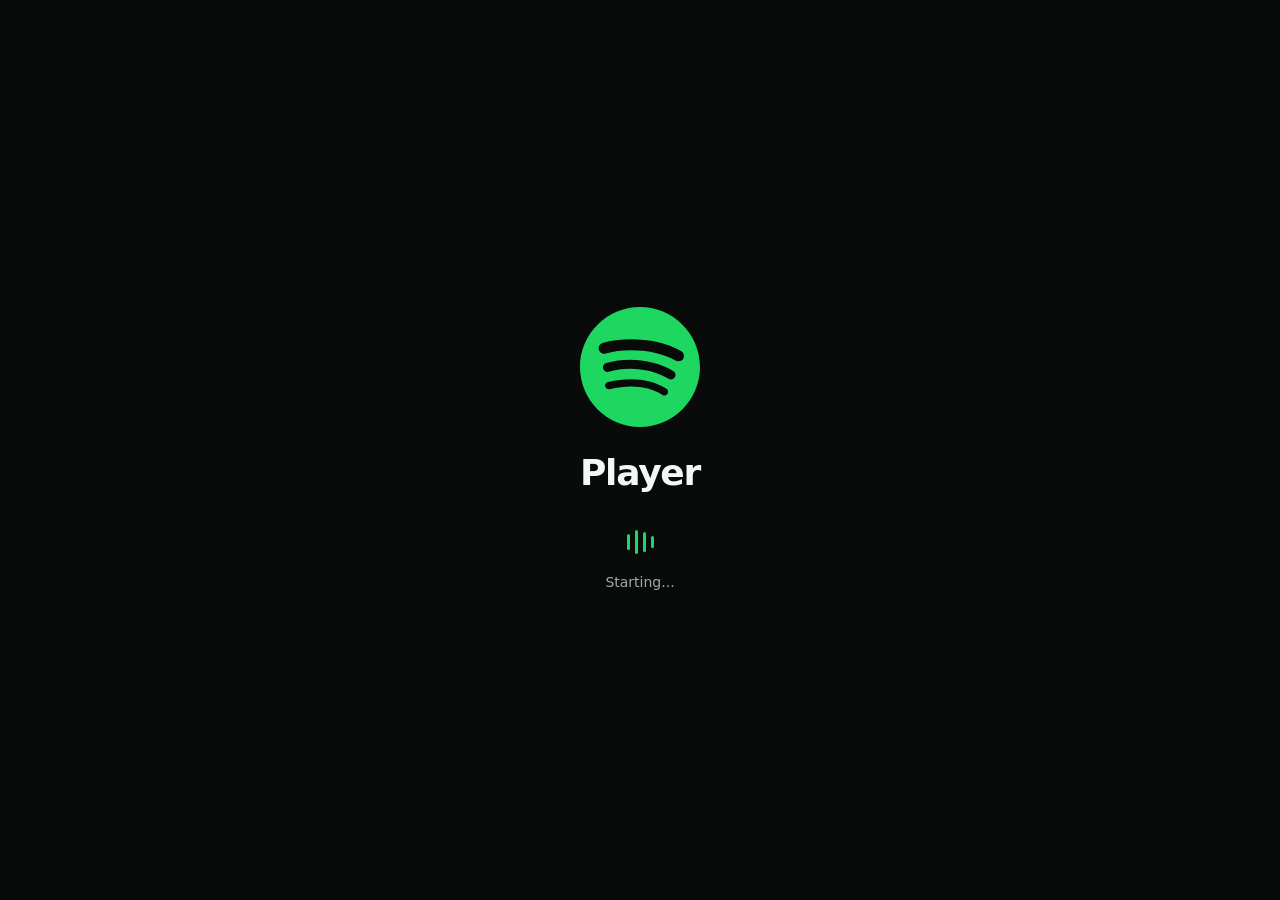
<file: static/loader.html>
<!DOCTYPE html>
<html lang="en">
<head>
    <meta charset="UTF-8">
    <meta name="viewport" content="width=device-width, initial-scale=1.0">
    <title>Loading - Spotify Kiosk Player</title>
    <style>
* { margin:0; padding:0; box-sizing:border-box; }
:root { color-scheme:dark; }
body { font-family:system-ui,-apple-system,'Segoe UI',sans-serif; background:#090b0a; color:#f5f7f5; min-height:100vh; min-height:100svh; display:grid; place-items:center; padding:24px; }
.container { width:min(100%,400px); text-align:center; }
.logo { display:block; width:clamp(80px,18vmin,120px); height:auto; color:#1ed760; margin:0 auto 24px; }
.title { font-size:clamp(28px,5vmin,36px); font-weight:650; letter-spacing:-.035em; line-height:1.2; }
.status { color:#a2aaa5; font-size:14px; line-height:1.5; margin-top:18px; }
.equalizer { display:flex; align-items:center; justify-content:center; gap:5px; height:24px; margin:36px auto 0; }
.equalizer span { width:3px; height:16px; border-radius:3px; background:#1ed760; animation:equalize 1.2s ease-in-out infinite; }
.equalizer span:nth-child(2) { animation-delay:-.8s; height:24px; }
.equalizer span:nth-child(3) { animation-delay:-.4s; height:20px; }
.equalizer span:nth-child(4) { animation-delay:-.6s; height:12px; }
@keyframes equalize { 0%,100% { transform:scaleY(.35); opacity:.45; } 50% { transform:scaleY(1); opacity:1; } }
/* Preserve the polling target without implying a completion percentage. */
.progress-bar { display:none; }
.sr-only { position:absolute; width:1px; height:1px; padding:0; margin:-1px; overflow:hidden; clip-path:inset(50%); white-space:nowrap; }
.error-state { display:none; }
.error-icon { width:40px; height:40px; display:grid; place-items:center; margin:0 auto 20px; border:1px solid #526056; border-radius:50%; color:#a2aaa5; font-size:22px; }
.error-state .title { font-size:clamp(24px,4vmin,30px); }
.error-message { color:#a2aaa5; font-size:14px; line-height:1.6; margin:16px 0 24px; }
.retry-btn { background:#1ed760; color:#090b0a; border:0; border-radius:999px; min-height:48px; padding:12px 32px; font:650 15px system-ui,sans-serif; cursor:pointer; }
.retry-btn:hover { background:#3be477; }
.retry-btn:focus-visible { outline:2px solid #f5f7f5; outline-offset:5px; }
.retry-btn:active { background:#1bbd54; }
@media (max-height:380px) { body { padding:20px; } .logo { width:72px; margin-bottom:16px; } .equalizer { margin-top:24px; } .status { margin-top:12px; } }
@media (prefers-reduced-motion:reduce) { *,*::before,*::after { animation:none !important; transition:none !important; } }
    </style>
</head>
<body>
    <main class="container" id="loading-state" aria-label="Spotify Kiosk Player">
        <svg class="logo" viewBox="0 0 24 24" fill="currentColor" role="img" aria-label="Spotify">
            <path d="M12 0C5.4 0 0 5.4 0 12s5.4 12 12 12 12-5.4 12-12S18.66 0 12 0zm5.521 17.34c-.24.359-.66.48-1.021.24-2.82-1.74-6.36-2.101-10.561-1.141-.418.122-.779-.179-.899-.539-.12-.421.18-.78.54-.9 4.56-1.021 8.52-.6 11.64 1.32.42.18.479.659.301 1.02zm1.44-3.3c-.301.42-.841.6-1.262.3-3.239-1.98-8.159-2.58-11.939-1.38-.479.12-1.02-.12-1.14-.6-.12-.48.12-1.021.6-1.141C9.6 9.9 15 10.561 18.72 12.84c.361.181.54.78.241 1.2zm.12-3.36C15.24 8.4 8.82 8.16 5.16 9.301c-.6.179-1.2-.181-1.38-.721-.18-.601.18-1.2.72-1.381 4.26-1.26 11.28-1.02 15.721 1.621.539.3.719 1.02.419 1.56-.299.421-1.02.599-1.559.3z"/>
        </svg>
        <h1 class="title">Player</h1>
        <span class="sr-only">Spotify Kiosk Player</span>
        <div class="equalizer" aria-hidden="true"><span></span><span></span><span></span><span></span></div>
        <p class="status" id="status-text" role="status" aria-live="polite" aria-atomic="true">Starting...</p>
        <div class="progress-bar" id="progress-bar" aria-hidden="true"></div>
    </main>
    <section class="container error-state" id="error-state" aria-labelledby="error-title" role="alert">
        <div class="error-icon" aria-hidden="true">!</div>
        <h1 class="title" id="error-title">Something went wrong</h1>
        <p class="error-message">
            Spotify Kiosk Player could not start.<br>
            Try again or restart the device.
        </p>
        <button class="retry-btn" onclick="startHealthCheck()">Try again</button>
    </section>

    <script>
        const CONFIG = {
            HEALTH_URL: 'http://127.0.0.1:5000/api/health',
            APP_URL: 'http://127.0.0.1:5000/',
            POLL_INTERVAL: 500,
            MAX_ATTEMPTS: 120  // 60 seconds (120 * 500ms)
        };

        let attempts = 0;
        let pollTimer = null;

        const statusText = document.getElementById('status-text');
        const progressBar = document.getElementById('progress-bar');
        const loadingState = document.getElementById('loading-state');
        const errorState = document.getElementById('error-state');

        function updateStatus(message) {
            statusText.textContent = message;
        }

        function updateProgress(percent) {
            progressBar.style.width = Math.min(percent, 100) + '%';
        }

        function showError() {
            if (pollTimer) {
                clearTimeout(pollTimer);
                pollTimer = null;
            }
            loadingState.style.display = 'none';
            errorState.style.display = 'block';
        }

        function showLoading() {
            loadingState.style.display = 'block';
            errorState.style.display = 'none';
        }

        async function checkHealth() {
            attempts++;
            const progress = (attempts / CONFIG.MAX_ATTEMPTS) * 100;
            updateProgress(progress);

            // Update status based on progress
            if (attempts < 10) {
                updateStatus('Starting...');
            } else if (attempts < 40) {
                updateStatus('Loading services...');
            } else if (attempts < 80) {
                updateStatus('Almost ready...');
            } else {
                updateStatus('Please wait...');
            }

            try {
                const controller = new AbortController();
                const timeoutId = setTimeout(() => controller.abort(), 2000);

                const response = await fetch(CONFIG.HEALTH_URL, {
                    method: 'GET',
                    signal: controller.signal,
                    cache: 'no-store'
                });

                clearTimeout(timeoutId);

                if (response.ok) {
                    const data = await response.json();
                    if (data.status === 'ok') {
                        updateStatus('Ready!');
                        updateProgress(100);
                        // Short delay for visual feedback
                        setTimeout(() => {
                            window.location.href = CONFIG.APP_URL;
                        }, 300);
                        return;
                    }
                }
            } catch (error) {
                // Network error or timeout - keep trying
                console.log(`Health check ${attempts}/${CONFIG.MAX_ATTEMPTS} failed`);
            }

            // Check max attempts
            if (attempts >= CONFIG.MAX_ATTEMPTS) {
                showError();
                return;
            }

            // Schedule next poll
            pollTimer = setTimeout(checkHealth, CONFIG.POLL_INTERVAL);
        }

        function startHealthCheck() {
            attempts = 0;
            showLoading();
            updateProgress(0);
            checkHealth();
        }

        // Start when page loads
        document.addEventListener('DOMContentLoaded', startHealthCheck);
    </script>
</body>
</html>
</file>
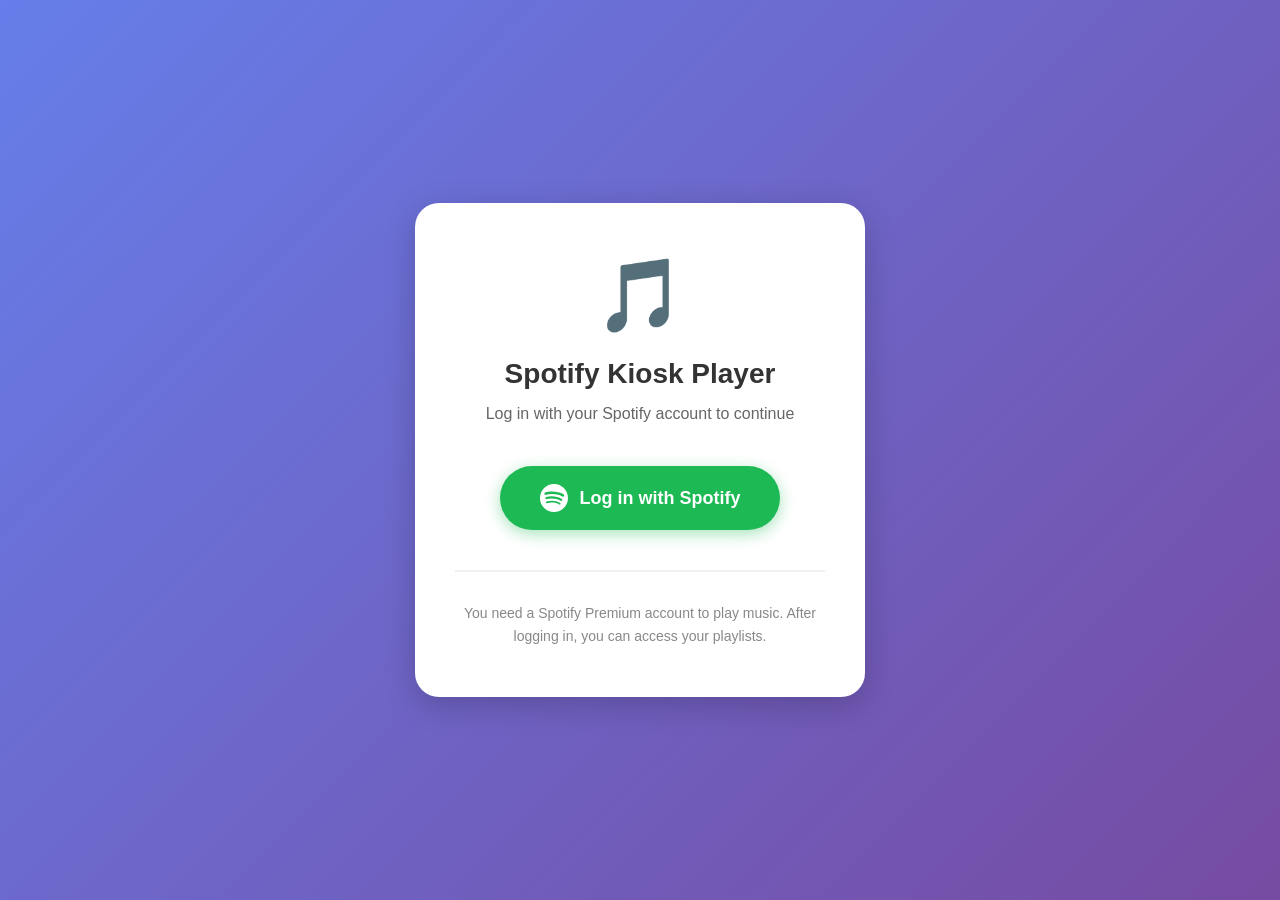
<file: templates/login_required.html>
<!DOCTYPE html>
<html lang="en">
<head>
    <meta charset="UTF-8">
    <meta name="viewport" content="width=device-width, initial-scale=1.0">
    <title>Login - Spotify Kiosk Player</title>
    <style>
        * {
            margin: 0;
            padding: 0;
            box-sizing: border-box;
        }

        body {
            font-family: 'Segoe UI', Tahoma, Geneva, Verdana, sans-serif;
            background: linear-gradient(135deg, #667eea 0%, #764ba2 100%);
            min-height: 100vh;
            display: flex;
            align-items: center;
            justify-content: center;
            padding: 20px;
        }

        .login-container {
            background: white;
            border-radius: 24px;
            padding: 50px 40px;
            max-width: 450px;
            width: 100%;
            box-shadow: 0 8px 32px rgba(0, 0, 0, 0.2);
            text-align: center;
        }

        .logo {
            font-size: 72px;
            margin-bottom: 20px;
        }

        h1 {
            color: #333;
            margin-bottom: 12px;
            font-size: 28px;
        }

        .subtitle {
            color: #666;
            margin-bottom: 40px;
            font-size: 16px;
            line-height: 1.5;
        }

        .login-btn {
            background: #1DB954;
            color: white;
            border: none;
            padding: 18px 40px;
            border-radius: 50px;
            font-size: 18px;
            font-weight: bold;
            cursor: pointer;
            text-decoration: none;
            display: inline-flex;
            align-items: center;
            gap: 12px;
            transition: transform 0.2s, box-shadow 0.2s;
            box-shadow: 0 4px 15px rgba(29, 185, 84, 0.4);
        }

        .login-btn:hover {
            transform: translateY(-2px);
            box-shadow: 0 6px 20px rgba(29, 185, 84, 0.5);
        }

        .login-btn:active {
            transform: translateY(0);
        }

        .spotify-icon {
            width: 28px;
            height: 28px;
        }

        .info {
            margin-top: 40px;
            padding-top: 30px;
            border-top: 2px solid #f0f0f0;
            color: #888;
            font-size: 14px;
            line-height: 1.6;
        }

        .spinner {
            display: none;
            margin: 20px auto;
            width: 40px;
            height: 40px;
            border: 4px solid #f0f0f0;
            border-top: 4px solid #1DB954;
            border-radius: 50%;
            animation: spin 1s linear infinite;
        }

        @keyframes spin {
            0% { transform: rotate(0deg); }
            100% { transform: rotate(360deg); }
        }

        .loading .login-btn {
            display: none;
        }

        .loading .spinner {
            display: block;
        }

        .loading .loading-text {
            display: block;
        }

        .loading-text {
            display: none;
            color: #666;
            margin-top: 15px;
        }
    </style>
</head>
<body>
    <div class="login-container" id="container">
        <div class="logo">🎵</div>
        <h1>Spotify Kiosk Player</h1>
        <p class="subtitle">Log in with your Spotify account to continue</p>

        <a href="/login" class="login-btn" onclick="showLoading()">
            <svg class="spotify-icon" viewBox="0 0 24 24" fill="currentColor">
                <path d="M12 0C5.4 0 0 5.4 0 12s5.4 12 12 12 12-5.4 12-12S18.66 0 12 0zm5.521 17.34c-.24.359-.66.48-1.021.24-2.82-1.74-6.36-2.101-10.561-1.141-.418.122-.779-.179-.899-.539-.12-.421.18-.78.54-.9 4.56-1.021 8.52-.6 11.64 1.32.42.18.479.659.301 1.02zm1.44-3.3c-.301.42-.841.6-1.262.3-3.239-1.98-8.159-2.58-11.939-1.38-.479.12-1.02-.12-1.14-.6-.12-.48.12-1.021.6-1.141C9.6 9.9 15 10.561 18.72 12.84c.361.181.54.78.241 1.2zm.12-3.36C15.24 8.4 8.82 8.16 5.16 9.301c-.6.179-1.2-.181-1.38-.721-.18-.601.18-1.2.72-1.381 4.26-1.26 11.28-1.02 15.721 1.621.539.3.719 1.02.419 1.56-.299.421-1.02.599-1.559.3z"/>
            </svg>
            Log in with Spotify
        </a>

        <div class="spinner"></div>
        <p class="loading-text">Please wait, redirecting you to Spotify...</p>

        <div class="info">
            You need a Spotify Premium account to play music.
            After logging in, you can access your playlists.
        </div>
    </div>

    <script>
        function showLoading() {
            document.getElementById('container').classList.add('loading');
        }
    </script>
</body>
</html>
</file>
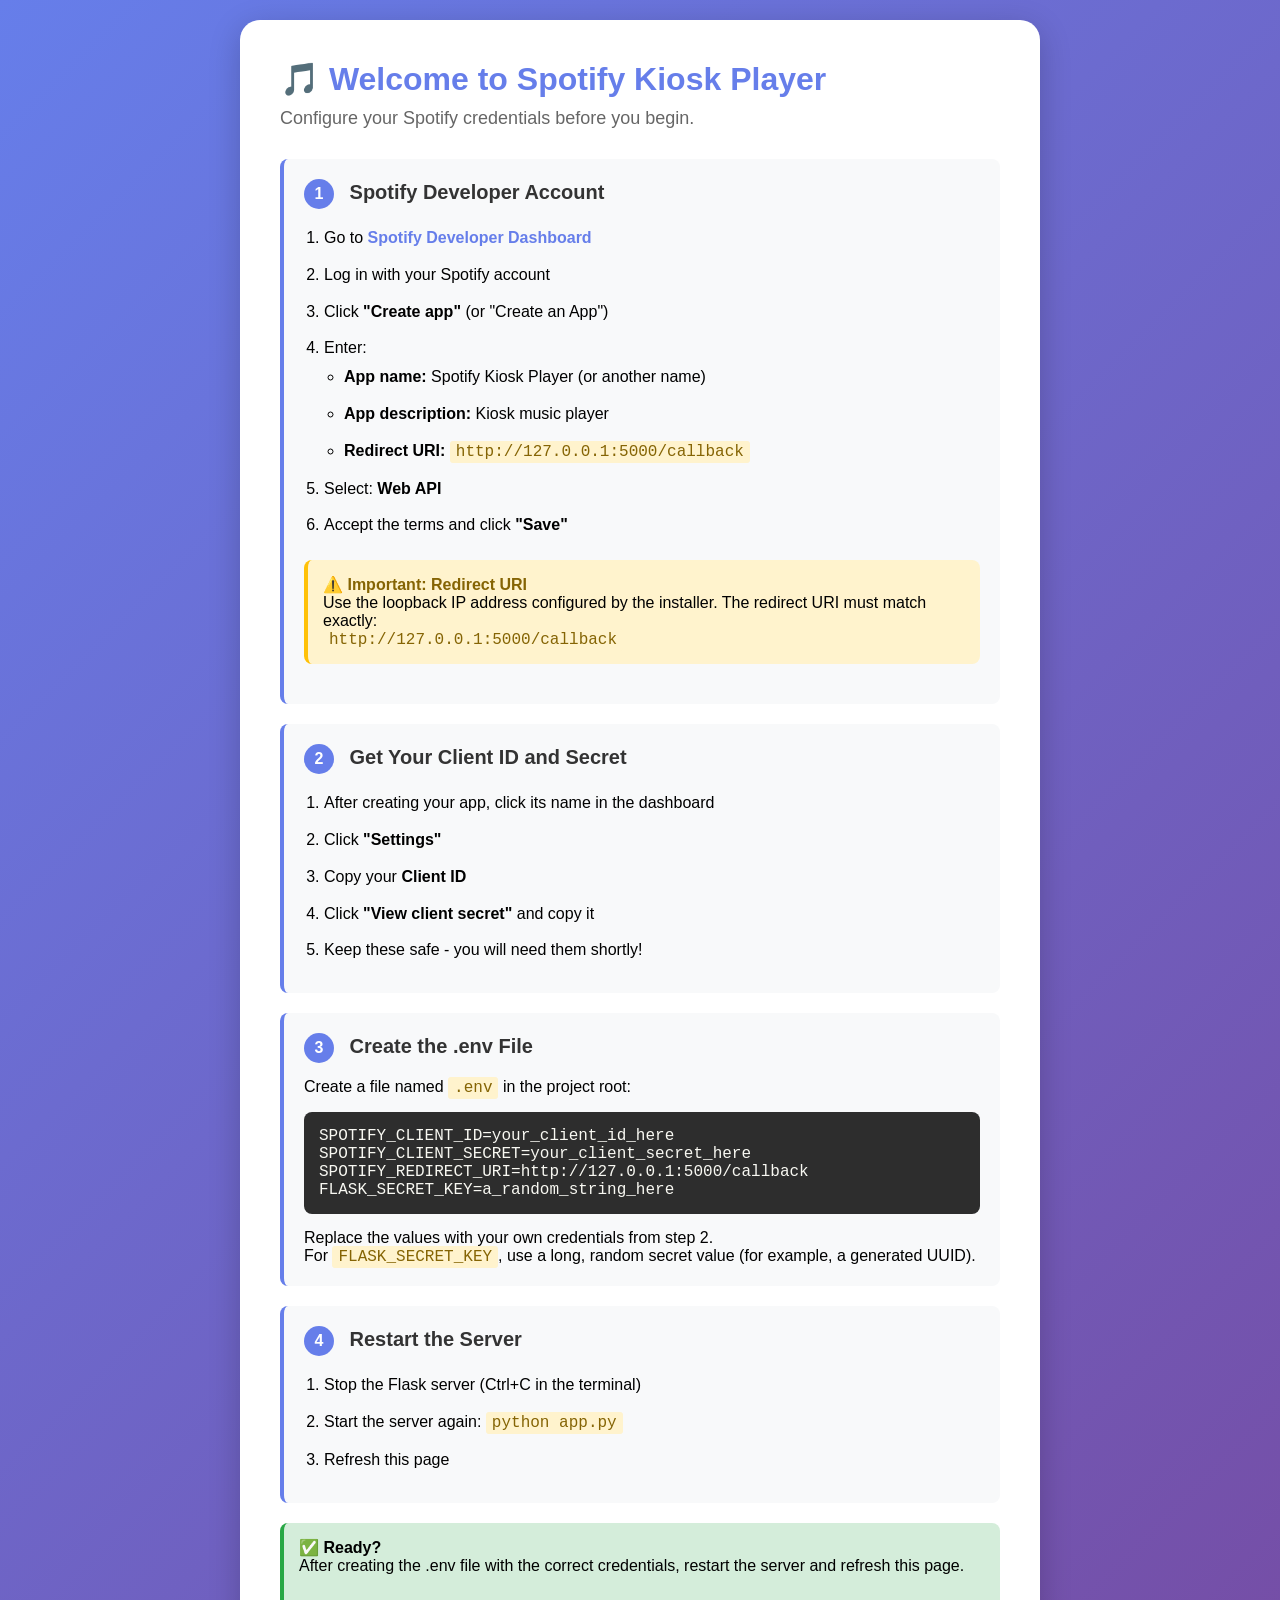
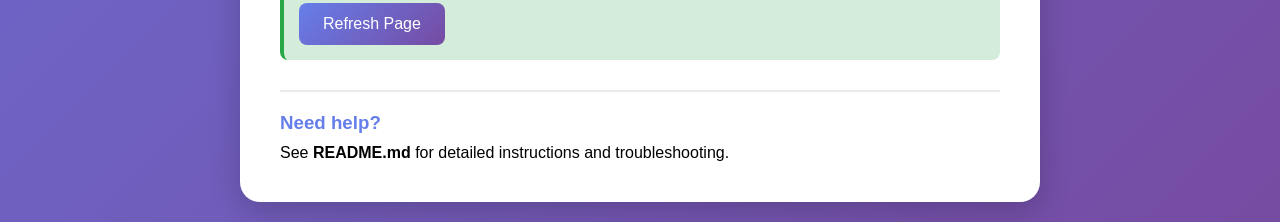
<file: templates/setup.html>
<!DOCTYPE html>
<html lang="en">
<head>
    <meta charset="UTF-8">
    <meta name="viewport" content="width=device-width, initial-scale=1.0">
    <title>Setup - Spotify Kiosk Player</title>
    <style>
        * {
            margin: 0;
            padding: 0;
            box-sizing: border-box;
        }

        body {
            font-family: 'Segoe UI', Tahoma, Geneva, Verdana, sans-serif;
            background: linear-gradient(135deg, #667eea 0%, #764ba2 100%);
            min-height: 100vh;
            display: flex;
            align-items: center;
            justify-content: center;
            padding: 20px;
        }

        .setup-container {
            background: white;
            border-radius: 20px;
            padding: 40px;
            max-width: 800px;
            box-shadow: 0 8px 32px rgba(0, 0, 0, 0.2);
        }

        h1 {
            color: #667eea;
            margin-bottom: 10px;
            font-size: 32px;
        }

        .subtitle {
            color: #666;
            margin-bottom: 30px;
            font-size: 18px;
        }

        .step {
            background: #f8f9fa;
            border-left: 4px solid #667eea;
            padding: 20px;
            margin-bottom: 20px;
            border-radius: 8px;
        }

        .step h2 {
            color: #333;
            font-size: 20px;
            margin-bottom: 15px;
        }

        .step h2 .number {
            background: #667eea;
            color: white;
            width: 30px;
            height: 30px;
            border-radius: 50%;
            display: inline-flex;
            align-items: center;
            justify-content: center;
            margin-right: 10px;
            font-size: 16px;
        }

        .step ol, .step ul {
            margin-left: 20px;
            line-height: 1.8;
        }

        .step li {
            margin-bottom: 8px;
        }

        .code-block {
            background: #2d2d2d;
            color: #f8f8f2;
            padding: 15px;
            border-radius: 8px;
            margin: 15px 0;
            font-family: 'Courier New', monospace;
            overflow-x: auto;
        }

        .highlight {
            background: #fff3cd;
            padding: 2px 6px;
            border-radius: 3px;
            font-family: 'Courier New', monospace;
            color: #856404;
        }

        .warning {
            background: #fff3cd;
            border-left: 4px solid #ffc107;
            padding: 15px;
            margin: 20px 0;
            border-radius: 8px;
        }

        .warning strong {
            color: #856404;
        }

        .success {
            background: #d4edda;
            border-left: 4px solid #28a745;
            padding: 15px;
            margin: 20px 0;
            border-radius: 8px;
        }

        .btn {
            background: linear-gradient(135deg, #667eea 0%, #764ba2 100%);
            color: white;
            border: none;
            padding: 12px 24px;
            border-radius: 8px;
            font-size: 16px;
            cursor: pointer;
            text-decoration: none;
            display: inline-block;
            margin-top: 10px;
            transition: transform 0.2s;
        }

        .btn:hover {
            transform: translateY(-2px);
        }

        a {
            color: #667eea;
            text-decoration: none;
            font-weight: bold;
        }

        a:hover {
            text-decoration: underline;
        }
    </style>
</head>
<body>
    <div class="setup-container">
        <h1>🎵 Welcome to Spotify Kiosk Player</h1>
        <p class="subtitle">Configure your Spotify credentials before you begin.</p>

        <div class="step">
            <h2><span class="number">1</span> Spotify Developer Account</h2>
            <ol>
                <li>Go to <a href="https://developer.spotify.com/dashboard" target="_blank">Spotify Developer Dashboard</a></li>
                <li>Log in with your Spotify account</li>
                <li>Click <strong>"Create app"</strong> (or "Create an App")</li>
                <li>Enter:
                    <ul>
                        <li><strong>App name:</strong> Spotify Kiosk Player (or another name)</li>
                        <li><strong>App description:</strong> Kiosk music player</li>
                        <li><strong>Redirect URI:</strong> <span class="highlight">http://127.0.0.1:5000/callback</span></li>
                    </ul>
                </li>
                <li>Select: <strong>Web API</strong></li>
                <li>Accept the terms and click <strong>"Save"</strong></li>
            </ol>

            <div class="warning">
                <strong>⚠️ Important: Redirect URI</strong><br>
                Use the loopback IP address configured by the installer.
                The redirect URI must match exactly:<br> <span class="highlight">http://127.0.0.1:5000/callback</span>
            </div>
        </div>

        <div class="step">
            <h2><span class="number">2</span> Get Your Client ID and Secret</h2>
            <ol>
                <li>After creating your app, click its name in the dashboard</li>
                <li>Click <strong>"Settings"</strong></li>
                <li>Copy your <strong>Client ID</strong></li>
                <li>Click <strong>"View client secret"</strong> and copy it</li>
                <li>Keep these safe - you will need them shortly!</li>
            </ol>
        </div>

        <div class="step">
            <h2><span class="number">3</span> Create the .env File</h2>
            <p>Create a file named <span class="highlight">.env</span> in the project root:</p>
            <div class="code-block">SPOTIFY_CLIENT_ID=your_client_id_here
SPOTIFY_CLIENT_SECRET=your_client_secret_here
SPOTIFY_REDIRECT_URI=http://127.0.0.1:5000/callback
FLASK_SECRET_KEY=a_random_string_here</div>
            <p>Replace the values with your own credentials from step 2.</p>
            <p>For <span class="highlight">FLASK_SECRET_KEY</span>, use a long, random secret value (for example, a generated UUID).</p>
        </div>

        <div class="step">
            <h2><span class="number">4</span> Restart the Server</h2>
            <ol>
                <li>Stop the Flask server (Ctrl+C in the terminal)</li>
                <li>Start the server again: <span class="highlight">python app.py</span></li>
                <li>Refresh this page</li>
            </ol>
        </div>

        <div class="success">
            <strong>✅ Ready?</strong><br>
            After creating the .env file with the correct credentials, restart the server and refresh this page.
            <br><br>
            <button class="btn" onclick="location.reload()">Refresh Page</button>
        </div>

        <div style="margin-top: 30px; padding-top: 20px; border-top: 2px solid #e9ecef;">
            <h3 style="color: #667eea; margin-bottom: 10px;">Need help?</h3>
            <p>See <strong>README.md</strong> for detailed instructions and troubleshooting.</p>
        </div>
    </div>
</body>
</html>
</file>
